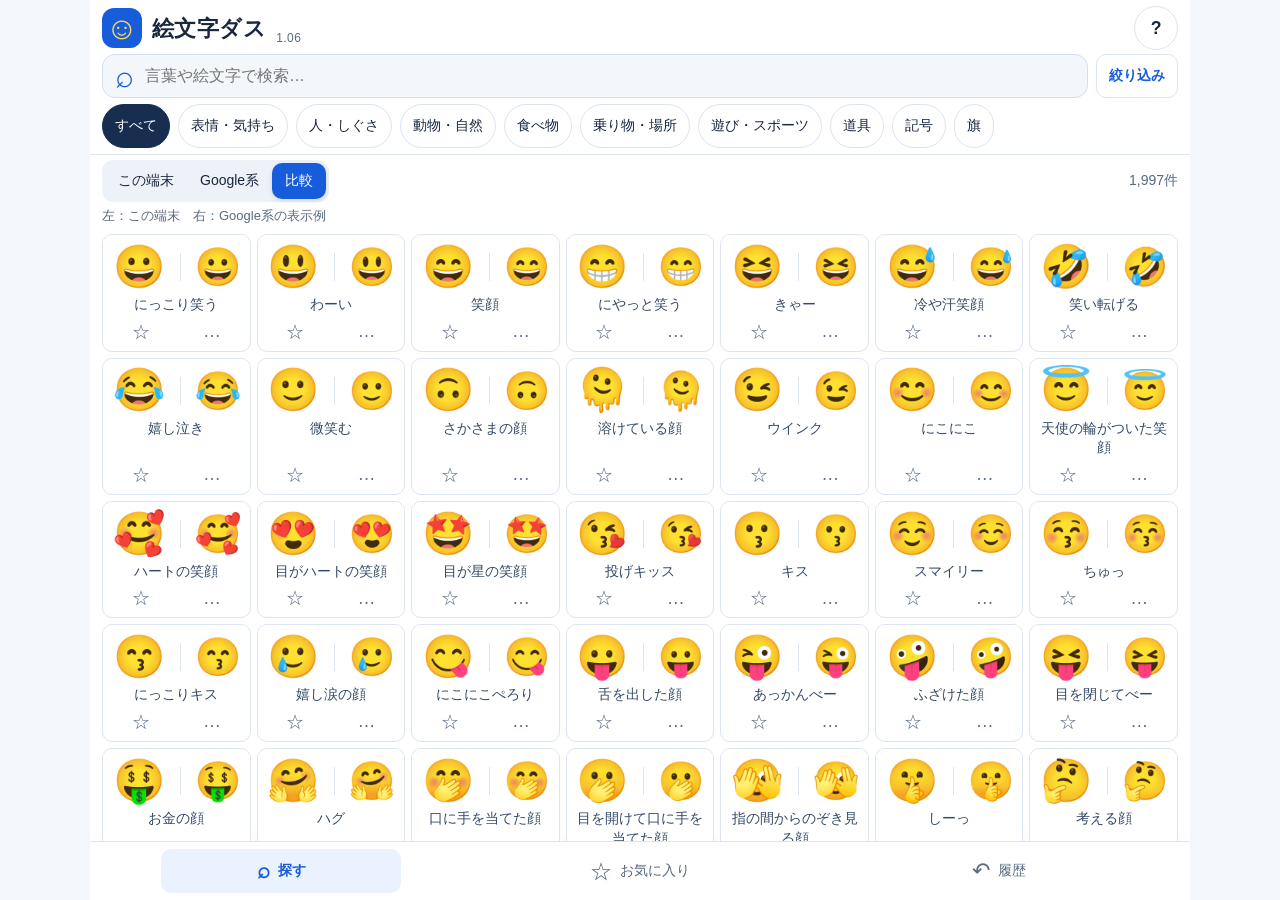
<file: index.html>
<!doctype html>
<html lang="ja"><head><meta charset="utf-8"><meta name="viewport" content="width=device-width,initial-scale=1,viewport-fit=cover"><meta name="theme-color" content="#175cdb"><meta name="description" content="言葉・分類・見た目から絵文字を探し、Google系の絵柄と比較してコピー。"><meta name="apple-mobile-web-app-capable" content="yes"><title>絵文字ダス</title><link rel="manifest" href="./manifest.webmanifest"><link rel="apple-touch-icon" href="./icon-192.png"><link rel="icon" type="image/svg+xml" href="data:image/svg+xml,%3Csvg xmlns='http://www.w3.org/2000/svg' viewBox='0 0 64 64'%3E%3Crect width='64' height='64' rx='16' fill='%23175cdb'/%3E%3Ccircle cx='29' cy='28' r='18' fill='%23ffda52'/%3E%3Cpath d='M42 42l12 12M20 32q9 10 18 0' fill='none' stroke='%23132343' stroke-width='5' stroke-linecap='round'/%3E%3Cpath d='M22 23h1m12 0h1' stroke='%23132343' stroke-width='5' stroke-linecap='round'/%3E%3C/svg%3E"><link rel="stylesheet" href="./style.css"><script defer src="./data.js"></script><script defer src="./app.js"></script></head>
<body><div id="app"><header><div class="topline"><h1><span class="brand" aria-hidden="true">☺</span>絵文字ダス <small>1.06</small></h1><button class="iconbtn" id="help" aria-label="使い方">?</button></div><div class="searchrow"><label class="search"><span aria-hidden="true">⌕</span><input id="query" type="search" placeholder="言葉や絵文字で検索…" autocomplete="off" aria-label="言葉や絵文字で検索"><button id="clear" aria-label="検索を消す" hidden>×</button></label><button id="filterToggle" class="filterbtn" aria-expanded="false">絞り込み</button></div><div id="filters" hidden><div class="filterline"><label>色<select id="color"><option value="">すべての色</option></select></label><label>形<select id="shape"><option value="">すべての形</option><option value="顔">顔</option><option value="ハート">ハート</option><option value="丸">丸</option><option value="四角">四角</option><option value="矢印">矢印</option><option value="星">星</option></select></label><button id="resetFilters">解除</button></div></div><nav id="categories" class="chips categories" aria-label="絵文字の分類"></nav></header>
<div class="toolbar"><div class="mode" role="group" aria-label="絵柄の表示"><button data-mode="native">この端末</button><button data-mode="google">Google系</button><button data-mode="compare">比較</button></div><span id="count" aria-live="polite"></span></div><div class="comparehint" id="comparehint">左：この端末　右：Google系の表示例</div><main id="scroll" tabindex="-1"><div id="grid" class="grid"></div><div id="empty" hidden></div><button id="more" hidden>続きを表示</button><footer>タップでコピー · ☆でお気に入り · …で関連候補</footer></main><nav class="bottom" aria-label="表示する一覧"><button data-tab="all">⌕ <span>探す</span></button><button data-tab="favorites">☆ <span>お気に入り</span></button><button data-tab="history">↶ <span>履歴</span></button></nav></div>
<div id="toast" role="status" aria-live="polite"></div><dialog id="detail"><div class="dialoghead"><h2 id="detailTitle">絵文字</h2><button class="close" aria-label="閉じる">閉じる</button></div><div class="dialogbody" id="detailBody"></div></dialog><dialog id="helpDialog"><div class="dialoghead"><h2>使い方</h2><button class="close">閉じる</button></div><div class="dialogbody helptext"><p><b>絵文字をタップするとコピー。</b>送信先の入力欄に貼り付けてください。</p><p>名前のほか「ありがとう」「困った」「お祝い」などでも検索できます。複数の言葉はスペースで区切ると絞り込めます。</p><p>分類と色・形の条件は組み合わせ可能です。検索欄に絵文字そのものを貼り付けても探せます。</p><p>☆でお気に入り、…で関連候補とバリエーションを表示します。小さなバリエーションをタップすると上部に大きく表示されます。絵柄を確認して「コピー」を押してください。履歴・お気に入りはこのブラウザ内に保存されます。</p><p><b>比較の見方</b><br>左はこの端末の絵柄、右はGoogleのNoto Emojiです。iPhone・iPadでは通常、左側にAppleの絵文字が表示されます。Androidでもメーカー・OS・アプリにより表示が異なるため、相手側の見え方の目安としてお使いください。</p><p>コピーされるのは画像ではなく文字です。新しい絵文字は相手の端末では表示できない場合があります。</p><p><b>ホーム画面への追加</b><br>iPhone・iPad：Safariの共有メニューから「ホーム画面に追加」。通常のHTTPSサイトで利用してください。</p><p id="offlineStatus">オフラインの準備状況を確認中…</p><p>Unicode Emoji 16.0の完全修飾絵文字を収録。肌の色などは代表項目にまとめています。日本語の連想語・色・形による分類は初版のため、今後調整できます。</p><p><a href="./licenses.html" target="_blank" rel="noopener">データ・画像の出典とライセンス</a></p></div></dialog><dialog id="manualDialog"><div class="dialoghead"><h2>手動でコピー</h2><button class="close">閉じる</button></div><div class="dialogbody"><p>この環境では自動コピーが許可されませんでした。下の文字を長押ししてコピーしてください。</p><textarea id="manualText" readonly aria-label="コピーする絵文字"></textarea></div></dialog></body></html>
</file>
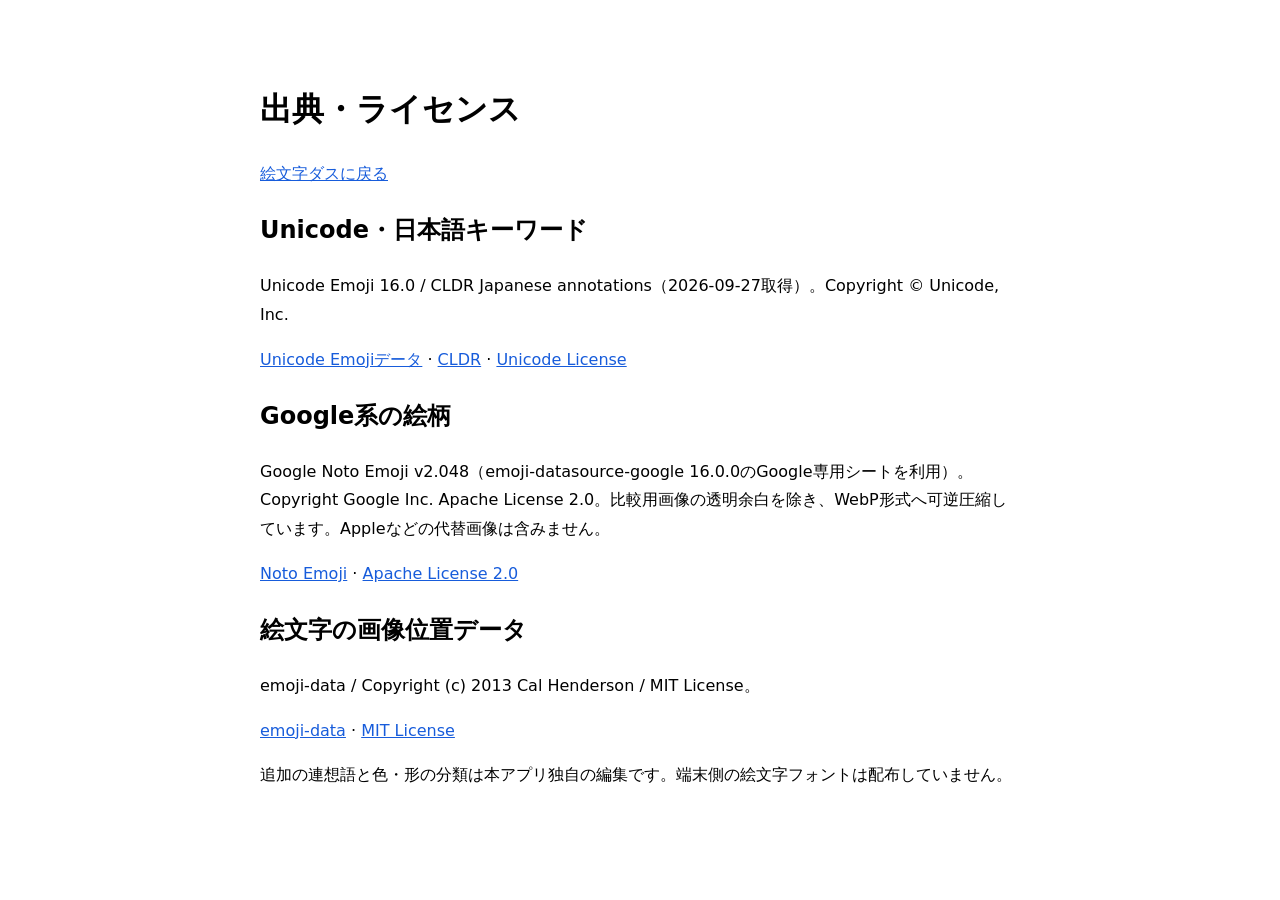
<file: licenses.html>
<!doctype html><html lang="ja"><meta charset="utf-8"><meta name="viewport" content="width=device-width,initial-scale=1"><title>出典・ライセンス</title><style>body{font:16px/1.8 system-ui;max-width:760px;margin:40px auto;padding:20px}a{color:#175cdb}</style><h1>出典・ライセンス</h1><p><a href="./">絵文字ダスに戻る</a></p><h2>Unicode・日本語キーワード</h2><p>Unicode Emoji 16.0 / CLDR Japanese annotations（2026-09-27取得）。Copyright © Unicode, Inc.</p><p><a href="https://www.unicode.org/Public/emoji/16.0/emoji-test.txt">Unicode Emojiデータ</a> · <a href="https://github.com/unicode-org/cldr-json">CLDR</a> · <a href="./UNICODE-LICENSE.txt">Unicode License</a></p><h2>Google系の絵柄</h2><p>Google Noto Emoji v2.048（emoji-datasource-google 16.0.0のGoogle専用シートを利用）。Copyright Google Inc. Apache License 2.0。比較用画像の透明余白を除き、WebP形式へ可逆圧縮しています。Appleなどの代替画像は含みません。</p><p><a href="https://github.com/googlefonts/noto-emoji">Noto Emoji</a> · <a href="./NOTO-LICENSE.txt">Apache License 2.0</a></p><h2>絵文字の画像位置データ</h2><p>emoji-data / Copyright (c) 2013 Cal Henderson / MIT License。</p><p><a href="https://github.com/iamcal/emoji-data">emoji-data</a> · <a href="./EMOJI-DATA-LICENSE.txt">MIT License</a></p><p>追加の連想語と色・形の分類は本アプリ独自の編集です。端末側の絵文字フォントは配布していません。</p></html>
</file>
<file: style.css>
:root{font-family:-apple-system,BlinkMacSystemFont,"Segoe UI","Noto Sans JP",sans-serif;color:#18263e;background:#f4f7fc;font-size:16px;--blue:#175cdb;--line:#dce4ef;--muted:#596a82}*{box-sizing:border-box}body{margin:0}button,input,select,textarea{font:inherit}button{cursor:pointer;color:inherit;touch-action:manipulation}button:focus-visible,input:focus-visible,select:focus-visible,a:focus-visible{outline:3px solid #e49a00;outline-offset:2px}button{border:1px solid var(--line);background:white;border-radius:10px;min-height:44px}button:active{background:#e6efff;transform:scale(.97)}[hidden]{display:none!important}#app{height:100vh;height:100dvh;max-width:1100px;margin:auto;display:flex;flex-direction:column;background:#fff;overflow:hidden}header{padding:calc(12px + env(safe-area-inset-top)) 20px 0;flex:none}.topline{display:flex;align-items:center;justify-content:space-between;margin-bottom:16px}h1{font-size:1.35rem;letter-spacing:.02em;margin:0;display:flex;align-items:center;gap:10px}h1 small{font-size:.75rem;font-weight:500;color:var(--muted);align-self:end;margin-bottom:3px}.brand{display:grid;place-items:center;background:var(--blue);color:#ffda52;border-radius:12px;width:40px;height:40px;font-size:2rem;line-height:1}.iconbtn{width:44px;font-weight:700;border-radius:50%;font-size:1.1rem}.searchrow{display:flex;gap:8px}.search{display:flex;align-items:center;flex:1;min-width:0;background:#f3f6fb;border:1px solid #d5dfed;border-radius:13px;height:52px;padding:0 12px;gap:9px}.search>span{font-size:2rem;color:var(--blue)}input{min-width:0;width:100%;border:0;outline:0;background:transparent;font-size:1rem;color:inherit}input::-webkit-search-cancel-button{display:none}.search button{border:0;background:transparent;min-width:32px;font-size:1.4rem}.filterbtn{padding:0 12px;color:var(--blue);font-size:.875rem;font-weight:650}.chips{display:flex;gap:8px;overflow:auto;scrollbar-width:none}.chips::-webkit-scrollbar{display:none}.chips button{white-space:nowrap;flex-shrink:0}.categories{padding:5px 0 12px}.categories button{padding:6px 14px;border-radius:22px;font-size:.875rem}.categories button.active{background:#182e50;color:white;border-color:#182e50}.filterline{display:flex;gap:8px;align-items:end;padding:5px 0 12px}.filterline label{font-size:.875rem;display:flex;flex-direction:column;gap:5px;flex:1}.filterline select{background:white;border:1px solid var(--line);border-radius:8px;height:42px;width:100%;padding:0 8px}.filterline>button{font-size:.875rem;padding:0 12px}.toolbar{padding:12px 20px;display:flex;align-items:center;justify-content:space-between;border-top:1px solid var(--line);gap:8px}.mode{display:flex;background:#edf2f8;padding:3px;border-radius:11px}.mode button{border:0;background:transparent;min-height:36px;font-size:.875rem;padding:5px 13px;white-space:nowrap}.mode button.active{background:var(--blue);color:white;box-shadow:0 2px 5px #15396020}#count{font-size:.875rem;color:var(--muted);white-space:nowrap}.comparehint{font-size:.8125rem;color:var(--muted);padding:0 20px 10px}main{flex:1;overflow-y:auto;min-height:0;padding:0 20px 16px;overscroll-behavior-y:contain;-webkit-overflow-scrolling:touch}.grid{display:grid;grid-template-columns:repeat(auto-fill,minmax(122px,1fr));gap:10px}.card{border:1px solid var(--line);border-radius:14px;overflow:hidden;background:white;position:relative}.copy{width:100%;border:0;border-radius:0;padding:13px 4px 5px;display:flex;align-items:center;flex-direction:column;gap:8px}.visuals{display:flex;align-items:center;justify-content:center;gap:9px;height:47px;width:100%}.emoji{font-family:"Apple Color Emoji","Segoe UI Emoji","Noto Color Emoji",sans-serif;font-size:38px;line-height:1.2}.visuals img{width:40px;height:40px;object-fit:contain}.visuals .divider{width:1px;height:28px;background:var(--line)}.label{font-size:.8125rem;line-height:1.4;height:2.8em;display:-webkit-box;-webkit-line-clamp:2;-webkit-box-orient:vertical;overflow:hidden;padding:0 6px;word-break:break-word;color:#344965}.cardtools{display:flex;padding:0 6px 3px;justify-content:space-between}.cardtools button{border:0;background:transparent;min-height:36px;min-width:40px;color:#60708a;font-size:1.125rem}.cardtools button.favorited{color:#926000}.badge{font-size:.75rem;font-weight:600}.bottom{padding:7px 12px calc(7px + env(safe-area-inset-bottom));display:flex;justify-content:space-around;background:#fff;border-top:1px solid var(--line);flex:none;box-shadow:0 -5px 20px #283d5505}.bottom button{border:0;min-height:44px;font-size:1.35rem;flex:1;max-width:240px;display:flex;gap:8px;align-items:center;justify-content:center;color:var(--muted)}.bottom button span{font-size:.875rem}.bottom button.active{background:#eaf1ff;color:var(--blue);font-weight:650}#empty{padding:48px 16px;text-align:center;color:var(--muted);line-height:1.8}#empty button{margin:16px auto;padding:7px 18px;display:block}#more{display:block;margin:20px auto;padding:10px 30px;color:var(--blue)}footer{padding:24px 0 8px;text-align:center;color:var(--muted);font-size:.8125rem}#toast{position:fixed;bottom:calc(86px + env(safe-area-inset-bottom));left:50%;transform:translate(-50%,15px);opacity:0;pointer-events:none;background:#172d4c;color:white;border-radius:30px;padding:12px 24px;box-shadow:0 6px 28px #09234b30;z-index:10;transition:.16s;max-width:95vw;white-space:nowrap;font-size:1rem}#toast.show{opacity:1;transform:translate(-50%,0)}dialog{padding:0;border:1px solid var(--line);border-radius:20px;width:min(620px,calc(100% - 24px));max-height:85vh;max-height:85dvh;box-shadow:0 20px 80px #122b5740;color:inherit}dialog[open]{display:flex;flex-direction:column}dialog::backdrop{background:#0a1f4160;backdrop-filter:blur(3px)}.dialoghead{display:flex;align-items:center;justify-content:space-between;gap:10px;padding:14px 18px;border-bottom:1px solid var(--line);flex-shrink:0}.dialoghead h2{font-size:1.1rem;margin:0}.close{padding:0 14px;color:var(--blue);flex:none}.dialogbody{padding:18px;overflow-y:auto;overscroll-behavior:contain}.helptext{line-height:1.8}.helptext p:first-child{margin-top:0}.helptext a{color:var(--blue)}.detailcompare{display:flex;justify-content:center;gap:40px;text-align:center}.detailcompare .emoji{font-size:70px;display:block}.detailcompare img{width:76px;height:76px}.detailcompare small{display:block;font-size:.875rem;color:var(--muted);margin-top:6px}.primary{background:var(--blue);color:white;border:0;padding:10px 20px;width:100%;margin:16px 0 6px}.detailactions{display:flex;gap:8px}.detailactions button{flex:1;font-size:.875rem}.subheading{font-size:1rem;margin:24px 0 12px}.variants{display:flex;flex-wrap:wrap;gap:6px}.variants button{font-size:30px;width:58px;height:54px}#manualText{width:100%;font-size:48px;text-align:center;height:90px}.missing{font-size:.75rem;color:var(--muted)}@media(min-width:700px){header{padding-top:24px}.topline{margin-bottom:20px}.grid{grid-template-columns:repeat(auto-fill,minmax(140px,1fr))}main{padding-top:4px}.visuals{gap:15px;height:52px}.emoji{font-size:42px}.visuals img{width:44px;height:44px}.label{font-size:.875rem}.toolbar{padding-top:16px;padding-bottom:16px}}@media(max-width:380px){header{padding-left:12px;padding-right:12px}.toolbar{padding-left:12px;padding-right:12px}main{padding-left:12px;padding-right:12px}.grid{gap:7px;grid-template-columns:repeat(2,minmax(0,1fr))}.mode button{padding:5px 10px}.filterbtn{padding:0 9px}}@media(prefers-reduced-motion:reduce){*{transition:none!important;scroll-behavior:auto!important}}

.googleemoji{display:inline-block;flex:none;width:40px;height:40px;background-image:url("./google.webp");background-size:6200% 6200%;background-repeat:no-repeat}.googleemoji.large{width:76px;height:76px}@media(min-width:700px){.visuals .googleemoji{width:44px;height:44px}}

.toolbar{flex-wrap:wrap}#count{margin-left:auto}

.variants button[aria-pressed="true"]{border:2px solid var(--blue);background:#eaf1ff}

/* Compact search controls and result cards; preserve emoji sizes and detail panels. */
header{padding-top:calc(6px + env(safe-area-inset-top));padding-left:12px;padding-right:12px}
.topline{margin-bottom:4px}
.search{height:44px}
.categories{padding:6px 0}
.categories button{padding-left:12px;padding-right:12px}
.toolbar{padding:5px 12px}
.comparehint{padding:0 12px 5px}
main{padding-left:12px;padding-right:12px}
#grid{grid-template-columns:repeat(auto-fill,minmax(6.5rem,1fr));gap:6px}
#app[data-mode="compare"] #grid{grid-template-columns:repeat(auto-fill,minmax(9rem,1fr))}
#grid .card{display:flex;flex-direction:column;border-radius:10px;min-width:0}
#grid .copy{flex:1;padding:6px 2px 0;gap:2px}
#grid .label{height:auto;min-height:1.4em;max-height:2.8em;font-size:.875rem;padding:0 3px}
#grid .cardtools{padding:0 2px 2px;gap:0}
#grid .cardtools button{min-height:34px;min-width:0;flex:1;padding:0 2px}
@media(max-width:599px){
 #grid{grid-template-columns:repeat(3,minmax(0,1fr))}
 #app[data-mode="compare"] #grid{grid-template-columns:repeat(2,minmax(0,1fr))}
}
</file>
